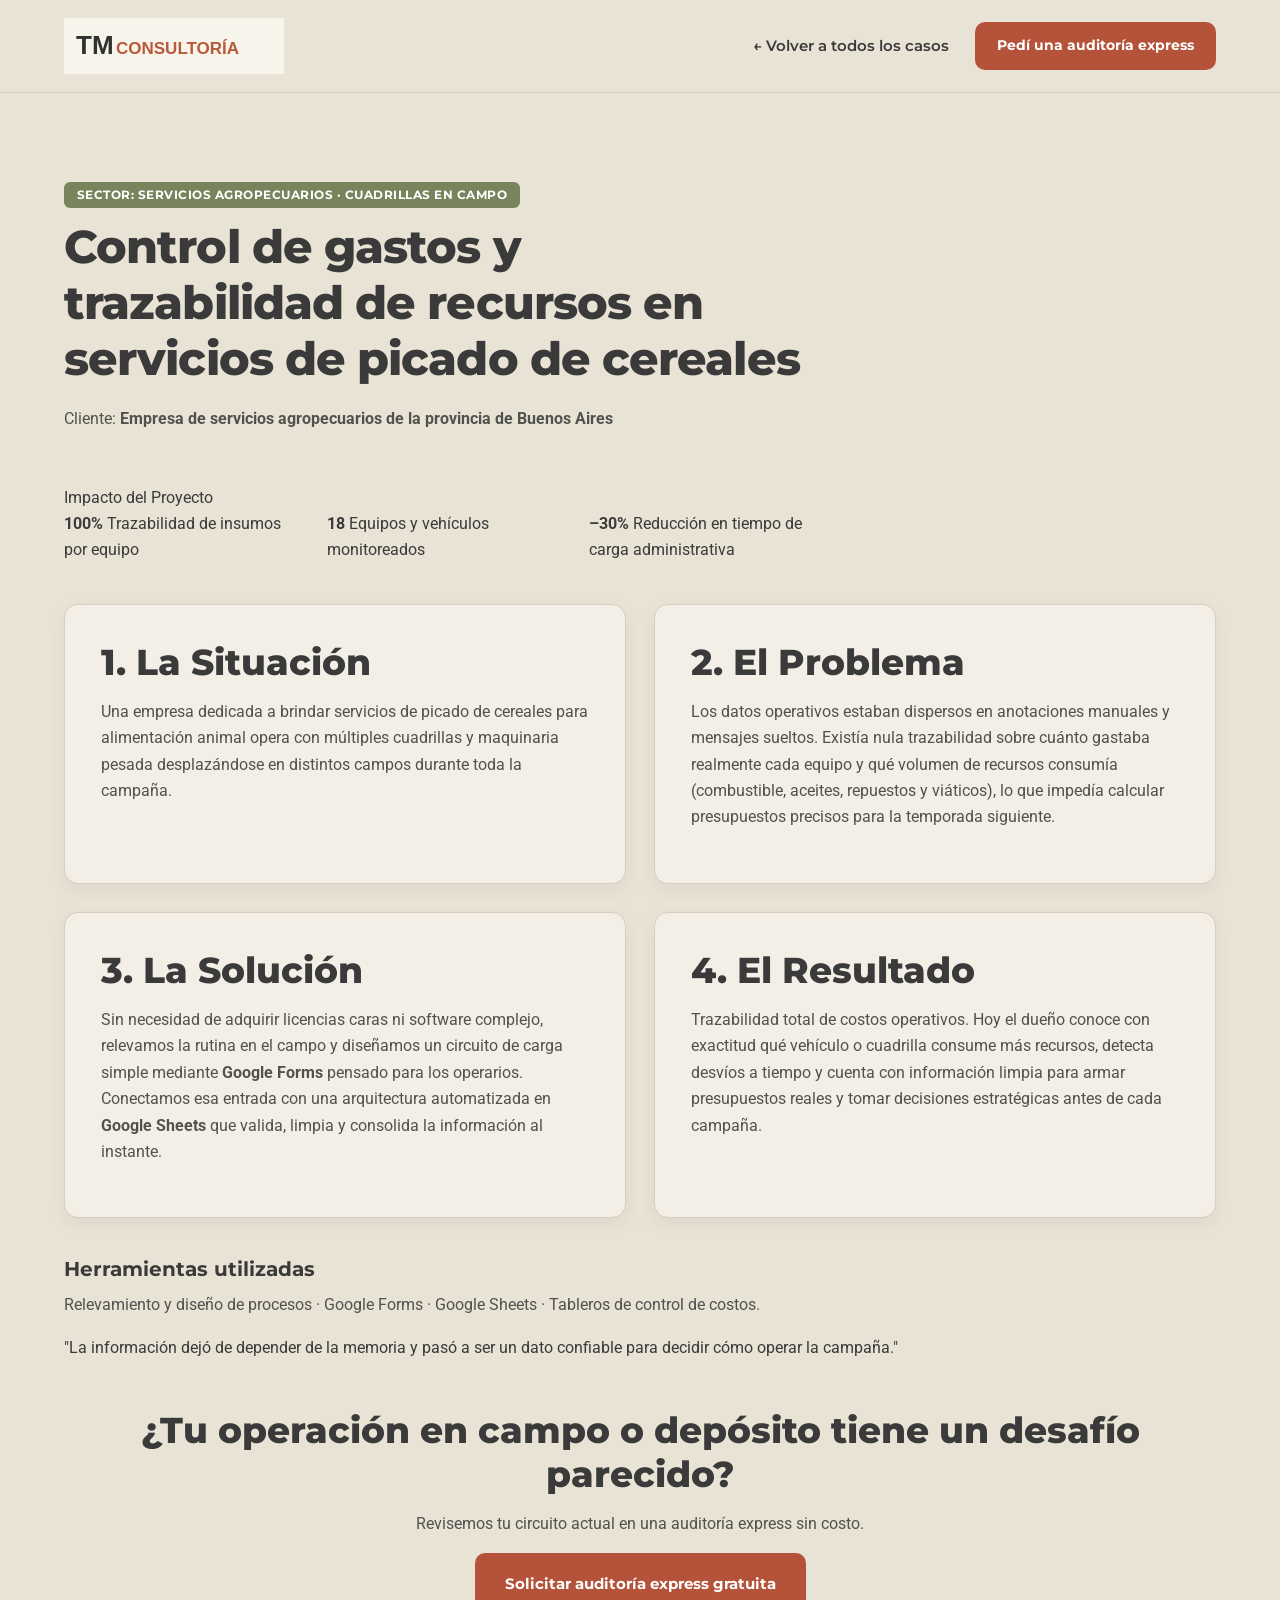
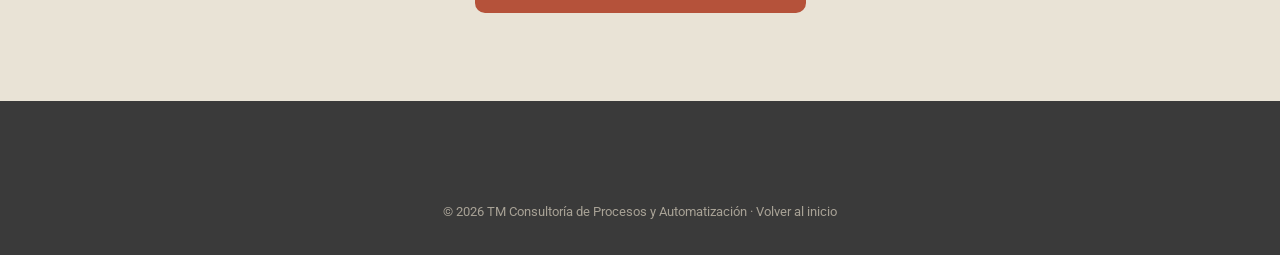
<file: casos/agro.html>
<!DOCTYPE html>
<html lang="es-AR">
<head>
  <meta charset="UTF-8">
  <meta name="viewport" content="width=device-width, initial-scale=1.0">
  <title>Caso de Éxito Agro: Control de Costos en Picado de Cereales | TM Consultoría</title>
  <meta name="description" content="Cómo logramos trazabilidad total de costos y recursos en campo para una empresa de picado de cereales mediante procesos claros y Google Workspace.">
  <link rel="icon" type="image/svg+xml" href="../favicon.svg">
  <link rel="preconnect" href="https://fonts.googleapis.com">
  <link rel="preconnect" href="https://fonts.gstatic.com" crossorigin>
  <link href="https://fonts.googleapis.com/css2?family=Montserrat:wght@600;700;800&family=Roboto:wght@400;500&display=swap" rel="stylesheet">
  <link rel="stylesheet" href="../assets/css/styles.css">
</head>
<body>

  <header class="site-header">
    <div class="container header-inner">
      <a href="../index.html" class="brand-logo" aria-label="Volver al inicio de TM Consultoría">
        <img src="../assets/img/logo-tm.svg" alt="Logo TM Consultoría" width="220" height="56">
      </a>
      <nav class="main-nav" aria-label="Navegación secundaria">
        <ul>
          <li><a href="../index.html#casos">← Volver a todos los casos</a></li>
          <li><a href="../index.html#auditoria" class="btn btn-primary btn-sm">Pedí una auditoría express</a></li>
        </ul>
      </nav>
    </div>
  </header>

  <main class="section-padding">
    <article class="container">
      <div class="section-header">
        <span class="badge badge-green">Sector: Servicios Agropecuarios · Cuadrillas en Campo</span>
        <h1 style="margin-top:0.75rem;">Control de gastos y trazabilidad de recursos en servicios de picado de cereales</h1>
        <p>Cliente: <strong>Empresa de servicios agropecuarios de la provincia de Buenos Aires</strong></p>
      </div>

      <div class="case-metrics" style="max-width: 760px; margin-bottom: 2.5rem;">
        <span class="metrics-title">Impacto del Proyecto</span>
        <div class="cards-grid cols-3">
          <div class="metric-box">
            <strong class="metric-value">100%</strong>
            <span class="metric-label">Trazabilidad de insumos por equipo</span>
          </div>
          <div class="metric-box">
            <strong class="metric-value">18</strong>
            <span class="metric-label">Equipos y vehículos monitoreados</span>
          </div>
          <div class="metric-box">
            <strong class="metric-value">–30%</strong>
            <span class="metric-label">Reducción en tiempo de carga administrativa</span>
          </div>
        </div>
      </div>

      <div class="cards-grid cols-2">
        <div class="card">
          <h2>1. La Situación</h2>
          <p>Una empresa dedicada a brindar servicios de picado de cereales para alimentación animal opera con múltiples cuadrillas y maquinaria pesada desplazándose en distintos campos durante toda la campaña.</p>
        </div>

        <div class="card">
          <h2>2. El Problema</h2>
          <p>Los datos operativos estaban dispersos en anotaciones manuales y mensajes sueltos. Existía nula trazabilidad sobre cuánto gastaba realmente cada equipo y qué volumen de recursos consumía (combustible, aceites, repuestos y viáticos), lo que impedía calcular presupuestos precisos para la temporada siguiente.</p>
        </div>

        <div class="card">
          <h2>3. La Solución</h2>
          <p>Sin necesidad de adquirir licencias caras ni software complejo, relevamos la rutina en el campo y diseñamos un circuito de carga simple mediante <strong>Google Forms</strong> pensado para los operarios. Conectamos esa entrada con una arquitectura automatizada en <strong>Google Sheets</strong> que valida, limpia y consolida la información al instante.</p>
        </div>

        <div class="card">
          <h2>4. El Resultado</h2>
          <p>Trazabilidad total de costos operativos. Hoy el dueño conoce con exactitud qué vehículo o cuadrilla consume más recursos, detecta desvíos a tiempo y cuenta con información limpia para armar presupuestos reales y tomar decisiones estratégicas antes de cada campaña.</p>
        </div>
      </div>

      <div class="modalities-box" style="margin-top: 2.5rem;">
        <h3>Herramientas utilizadas</h3>
        <p>Relevamiento y diseño de procesos · Google Forms · Google Sheets · Tableros de control de costos.</p>
        <blockquote class="case-testimonial" style="margin-top: 1rem;">
          "La información dejó de depender de la memoria y pasó a ser un dato confiable para decidir cómo operar la campaña."
        </blockquote>
      </div>

      <div style="margin-top: 3rem; text-align: center;">
        <h2>¿Tu operación en campo o depósito tiene un desafío parecido?</h2>
        <p>Revisemos tu circuito actual en una auditoría express sin costo.</p>
        <a href="../index.html#auditoria" class="btn btn-primary">Solicitar auditoría express gratuita</a>
      </div>
    </article>
  </main>

  <footer class="site-footer">
    <div class="container footer-bottom">
      <p>&copy; <span id="current-year">2026</span> TM Consultoría de Procesos y Automatización · <a href="../index.html">Volver al inicio</a></p>
    </div>
  </footer>

  <script src="../assets/js/main.js" defer></script>
</body>
</html>
</file>
<file: assets/css/styles.css>
/* ==========================================================================
   TM Consultoría de Procesos y Automatización - Hoja de Estilos Oficial
   Paleta y Tipografías del Manual de Marca V1.0
   ========================================================================== */

:root {
  /* Paleta Oficial Exacta de la Lámina de Marca */
  --c-beige: #E9E3D6;        /* Beige / Arena: Fondos y limpieza */
  --c-arena: #F4EFE6;        /* Arena claro para tarjetas y contraste */
  --c-borde: #D6CEBE;        /* Divisor sutil en tono tierra */
  --c-gris: #3A3A3A;         /* Gris Oscuro: Textos y logo principal */
  --c-texto: #4F524D;        /* Gris secundario de alta legibilidad */
  --c-verde: #78845C;        /* Verde Seco: Acentos y progreso */
  --c-verde-dark: #5E6847;   /* Verde Seco profundo */
  --c-terracota: #B5523A;    /* Terracota: Alertas, detalles y CTAs */
  --c-terracota-dark: #94402B;
  --c-blanco: #FFFFFF;

  /* Tipografías del Manual */
  --f-title: 'Montserrat', -apple-system, BlinkMacSystemFont, sans-serif;
  --f-body: 'Roboto', -apple-system, BlinkMacSystemFont, sans-serif;

  --radius: 14px;
  --shadow-sm: 0 6px 18px rgba(58, 58, 58, 0.06);
  --shadow-md: 0 14px 32px rgba(58, 58, 58, 0.11);
  --transition: all 0.28s ease;
}

/* Reseteo y Base */
*, *::before, *::after {
  margin: 0;
  padding: 0;
  box-sizing: border-box;
}

html {
  scroll-behavior: smooth;
  font-size: 16px;
}

body {
  font-family: var(--f-body);
  color: var(--c-gris);
  background-color: var(--c-beige);
  line-height: 1.65;
  -webkit-font-smoothing: antialiased;
}

a {
  text-decoration: none;
  color: inherit;
  transition: var(--transition);
}

img, svg {
  max-width: 100%;
  height: auto;
  display: block;
}

/* Contenedores y Secciones */
.container {
  width: 90%;
  max-width: 1160px;
  margin: 0 auto;
}

.section-padding {
  padding: 5.5rem 0;
}

.bg-alt {
  background-color: var(--c-arena);
  border-top: 1px solid var(--c-borde);
  border-bottom: 1px solid var(--c-borde);
}

.section-header {
  max-width: 740px;
  margin-bottom: 3.25rem;
}

.section-header.text-center {
  margin-left: auto;
  margin-right: auto;
  text-align: center;
}

/* Jerarquía Tipográfica */
h1, h2, h3, h4 {
  font-family: var(--f-title);
  color: var(--c-gris);
  line-height: 1.22;
}

h1 {
  font-size: clamp(2rem, 3.6vw, 2.85rem);
  font-weight: 800;
  margin-bottom: 1.25rem;
  letter-spacing: -0.02em;
}

h2 {
  font-size: clamp(1.65rem, 2.8vw, 2.25rem);
  font-weight: 800;
  margin-bottom: 0.9rem;
}

h3 {
  font-size: 1.22rem;
  font-weight: 700;
  margin-bottom: 0.65rem;
}

p {
  color: var(--c-texto);
  margin-bottom: 1rem;
}

.eyebrow {
  display: inline-block;
  font-family: var(--f-title);
  font-size: 0.8rem;
  font-weight: 700;
  color: var(--c-verde-dark);
  background-color: rgba(120, 132, 92, 0.15);
  padding: 0.35rem 0.85rem;
  border-radius: 50px;
  text-transform: uppercase;
  letter-spacing: 1.2px;
  margin-bottom: 1rem;
}

/* Botones */
.btn {
  display: inline-flex;
  align-items: center;
  justify-content: center;
  padding: 0.95rem 1.75rem;
  font-family: var(--f-title);
  font-weight: 700;
  font-size: 0.95rem;
  border-radius: 10px;
  cursor: pointer;
  border: 2px solid transparent;
  text-align: center;
  transition: var(--transition);
}

.btn-primary {
  background-color: var(--c-terracota);
  color: var(--c-blanco);
}

.btn-primary:hover {
  background-color: var(--c-terracota-dark);
  transform: translateY(-2px);
  box-shadow: 0 8px 20px rgba(181, 82, 58, 0.28);
}

.btn-secondary {
  border-color: var(--c-gris);
  color: var(--c-gris);
  background-color: transparent;
}

.btn-secondary:hover {
  background-color: var(--c-gris);
  color: var(--c-arena);
  transform: translateY(-2px);
}

.btn-sm {
  padding: 0.65rem 1.25rem;
  font-size: 0.88rem;
}

.btn-full {
  width: 100%;
}

/* Header & Navegación */
.site-header {
  background-color: rgba(233, 227, 214, 0.94);
  border-bottom: 1px solid var(--c-borde);
  position: sticky;
  top: 0;
  z-index: 100;
  backdrop-filter: blur(8px);
}

.header-inner {
  display: flex;
  justify-content: space-between;
  align-items: center;
  min-height: 92px;
  padding: 0.4rem 0;
  position: relative;
}

.brand-logo svg {
  height: 68px;
  width: auto;
}

.main-nav ul {
  display: flex;
  gap: 1.6rem;
  list-style: none;
  align-items: center;
}

.main-nav a:not(.btn) {
  font-weight: 600;
  font-family: var(--f-title);
  font-size: 0.92rem;
  color: var(--c-gris);
}

.main-nav a:not(.btn):hover {
  color: var(--c-terracota);
}

.menu-toggle {
  display: none;
  background: none;
  border: none;
  cursor: pointer;
  padding: 0.5rem;
}

/* Hero Section */
.hero-grid {
  display: grid;
  grid-template-columns: 1.15fr 0.85fr;
  gap: 3.5rem;
  align-items: center;
}

.hero-subtitle {
  font-size: 1.12rem;
  color: var(--c-gris);
  margin-bottom: 2rem;
}

.hero-actions {
  display: flex;
  gap: 1rem;
  flex-wrap: wrap;
  margin-bottom: 2rem;
}

.hero-trust {
  display: flex;
  flex-wrap: wrap;
  gap: 1.25rem;
  font-size: 0.88rem;
  font-weight: 500;
  color: var(--c-verde-dark);
  padding-top: 1.25rem;
  border-top: 1px solid var(--c-borde);
}

.hero-card {
  background-color: var(--c-arena);
  border: 1px solid var(--c-borde);
  border-radius: var(--radius);
  padding: 2.2rem;
  box-shadow: var(--shadow-md);
}

.hero-card-header {
  display: flex;
  align-items: center;
  gap: 1rem;
  padding-bottom: 1.25rem;
  margin-bottom: 1.5rem;
  border-bottom: 1px solid var(--c-borde);
}

.hero-card-header strong {
  display: block;
  font-family: var(--f-title);
  font-size: 1.05rem;
  color: var(--c-gris);
}

.hero-card-header span {
  font-size: 0.85rem;
  color: var(--c-texto);
}

.hero-steps {
  display: flex;
  flex-direction: column;
  gap: 1.25rem;
}

.hero-step-item {
  display: flex;
  gap: 1rem;
  align-items: flex-start;
}

.step-badge {
  flex-shrink: 0;
  width: 36px;
  height: 36px;
  border-radius: 8px;
  background-color: var(--c-verde);
  color: var(--c-blanco);
  font-family: var(--f-title);
  font-weight: 800;
  font-size: 0.85rem;
  display: flex;
  align-items: center;
  justify-content: center;
}

.step-badge.step-terracotta {
  background-color: var(--c-terracota);
}

.hero-step-item h4 {
  font-size: 1rem;
  margin-bottom: 0.25rem;
}

.hero-step-item p {
  font-size: 0.88rem;
  margin-bottom: 0;
}

/* Grillas Generales y Tarjetas */
.cards-grid {
  display: grid;
  gap: 1.75rem;
}

.cols-2 {
  grid-template-columns: repeat(2, 1fr);
}

.cols-3 {
  grid-template-columns: repeat(3, 1fr);
}

.cols-4 {
  grid-template-columns: repeat(4, 1fr);
}

.card {
  background-color: var(--c-arena);
  padding: 2.25rem;
  border-radius: var(--radius);
  border: 1px solid var(--c-borde);
  box-shadow: var(--shadow-sm);
  transition: var(--transition);
  display: flex;
  flex-direction: column;
}

.bg-alt .card {
  background-color: var(--c-beige);
}

.card:hover {
  transform: translateY(-4px);
  box-shadow: var(--shadow-md);
  border-color: var(--c-verde);
}

/* Problemas */
.problem-num {
  font-family: var(--f-title);
  font-size: 1.6rem;
  font-weight: 800;
  color: var(--c-terracota);
  margin-bottom: 0.75rem;
  line-height: 1;
}

.problem-card p {
  margin-bottom: 0;
  font-size: 0.94rem;
}

/* Servicios */
.service-tag {
  align-self: flex-start;
  font-family: var(--f-title);
  font-size: 0.75rem;
  font-weight: 700;
  text-transform: uppercase;
  letter-spacing: 1px;
  color: var(--c-verde-dark);
  background-color: rgba(120, 132, 92, 0.16);
  padding: 0.3rem 0.75rem;
  border-radius: 6px;
  margin-bottom: 1rem;
}

.service-tag-terracotta {
  color: var(--c-terracota-dark);
  background-color: rgba(181, 82, 58, 0.15);
}

.service-box p {
  margin-bottom: 0;
}

/* Stack Tecnológico */
.stack-grid {
  display: grid;
  grid-template-columns: repeat(4, 1fr);
  gap: 1.5rem;
}

.stack-card {
  background-color: var(--c-blanco);
  border: 1px solid var(--c-borde);
  border-radius: var(--radius);
  padding: 2.25rem 1.5rem;
  text-align: center;
  transition: var(--transition);
  box-shadow: var(--shadow-sm);
}

.stack-card:hover {
  transform: translateY(-5px);
  border-color: var(--c-verde);
  box-shadow: var(--shadow-md);
}

.stack-icon {
  width: 68px;
  height: 68px;
  margin: 0 auto 1.25rem;
  display: flex;
  align-items: center;
  justify-content: center;
  border-radius: 16px;
}

.icon-sheets { background-color: rgba(120, 132, 92, 0.16); color: var(--c-verde-dark); }
.icon-forms  { background-color: rgba(58, 58, 58, 0.1); color: var(--c-gris); }
.icon-colab  { background-color: rgba(181, 82, 58, 0.15); color: var(--c-terracota); }
.icon-python { background-color: rgba(120, 132, 92, 0.16); color: var(--c-gris); }

.stack-card p {
  font-size: 0.92rem;
  margin-bottom: 0;
}

.integrations-banner {
  margin-top: 2.5rem;
  padding: 1.5rem 2rem;
  background-color: var(--c-beige);
  border: 1px solid var(--c-borde);
  border-radius: var(--radius);
  display: flex;
  align-items: center;
  justify-content: space-between;
  flex-wrap: wrap;
  gap: 1rem;
}

.integrations-label {
  font-family: var(--f-title);
  font-weight: 700;
  font-size: 0.92rem;
  color: var(--c-gris);
}

.integrations-pills {
  display: flex;
  flex-wrap: wrap;
  gap: 0.6rem;
}

.integrations-pills span {
  background-color: var(--c-arena);
  border: 1px solid var(--c-borde);
  padding: 0.4rem 0.9rem;
  border-radius: 50px;
  font-family: var(--f-title);
  font-size: 0.82rem;
  font-weight: 600;
  color: var(--c-gris);
}

/* Casos de Éxito */
.badge {
  align-self: flex-start;
  background-color: var(--c-verde);
  color: var(--c-blanco);
  font-family: var(--f-title);
  font-size: 0.74rem;
  font-weight: 700;
  padding: 0.35rem 0.8rem;
  border-radius: 6px;
  margin-bottom: 1.1rem;
  text-transform: uppercase;
  letter-spacing: 0.5px;
}

.badge-terracotta {
  background-color: var(--c-terracota);
}

.case-body p {
  font-size: 0.93rem;
}

.case-result {
  display: grid;
  grid-template-columns: 1fr 1fr;
  gap: 1rem;
  margin-top: auto;
  padding-top: 1.25rem;
  border-top: 1px solid var(--c-borde);
}

.metric strong {
  display: block;
  font-family: var(--f-title);
  font-size: 1.15rem;
  color: var(--c-terracota);
  font-weight: 800;
  margin-bottom: 0.15rem;
}

.metric span {
  font-size: 0.8rem;
  color: var(--c-texto);
  line-height: 1.3;
  display: block;
}

/* Quién está detrás + Objeciones */
.profile-grid {
  display: grid;
  grid-template-columns: 0.85fr 1.15fr;
  gap: 3.5rem;
  align-items: center;
}

.profile-frame img {
  width: 100%;
  border-radius: var(--radius);
  border: 2px solid var(--c-borde);
  box-shadow: var(--shadow-md);
  object-fit: cover;
}

.profile-fallback {
  background-color: var(--c-beige);
  border: 2px solid var(--c-borde);
  border-radius: var(--radius);
  padding: 3.5rem 2rem;
  flex-direction: column;
  align-items: center;
  justify-content: center;
  text-align: center;
  gap: 0.75rem;
}

.lead-text {
  font-size: 1.1rem;
  font-weight: 500;
  color: var(--c-gris);
}

.brand-quote {
  background-color: var(--c-beige);
  border-left: 4px solid var(--c-terracota);
  padding: 1.1rem 1.4rem;
  border-radius: 0 10px 10px 0;
  font-style: italic;
  color: var(--c-gris);
  font-weight: 500;
  margin: 1.5rem 0;
}

.faq-container {
  margin-top: 4rem;
  padding-top: 3.5rem;
  border-top: 1px solid var(--c-borde);
}

.faq-container h3 {
  margin-bottom: 2rem;
}

.faq-item {
  background-color: var(--c-beige);
  border: 1px solid var(--c-borde);
  border-radius: var(--radius);
  padding: 1.75rem;
}

.faq-item h4 {
  color: var(--c-terracota);
  font-size: 1rem;
  margin-bottom: 0.65rem;
}

.faq-item p {
  font-size: 0.92rem;
  margin-bottom: 0;
}

/* Contacto y Formulario */
.audit-wrapper {
  display: grid;
  grid-template-columns: 1fr 1.05fr;
  gap: 3.5rem;
  align-items: start;
}

.contact-cards {
  display: flex;
  flex-direction: column;
  gap: 1rem;
  margin-top: 2rem;
}

.contact-item {
  background-color: var(--c-arena);
  border: 1px solid var(--c-borde);
  border-radius: 12px;
  padding: 1.15rem 1.4rem;
  display: flex;
  flex-direction: column;
  transition: var(--transition);
}

.contact-item:hover {
  border-color: var(--c-terracota);
  transform: translateX(4px);
}

.contact-badge {
  font-family: var(--f-title);
  font-size: 0.72rem;
  font-weight: 700;
  text-transform: uppercase;
  letter-spacing: 1px;
  color: var(--c-verde-dark);
}

.contact-item strong {
  font-family: var(--f-title);
  font-size: 1.1rem;
  color: var(--c-gris);
  margin: 0.15rem 0;
}

.contact-item span:last-child {
  font-size: 0.84rem;
  color: var(--c-texto);
}

.contact-form {
  background-color: var(--c-arena);
  padding: 2.5rem;
  border-radius: var(--radius);
  border: 1px solid var(--c-borde);
  box-shadow: var(--shadow-md);
}

.form-helper {
  font-size: 0.9rem;
  margin-bottom: 1.5rem;
}

.form-group {
  margin-bottom: 1.35rem;
}

label {
  display: block;
  font-family: var(--f-title);
  font-weight: 700;
  margin-bottom: 0.45rem;
  font-size: 0.88rem;
  color: var(--c-gris);
}

input, textarea {
  width: 100%;
  padding: 0.85rem 1rem;
  border: 1px solid var(--c-borde);
  border-radius: 8px;
  font-family: var(--f-body);
  font-size: 0.96rem;
  color: var(--c-gris);
  background-color: var(--c-blanco);
  transition: var(--transition);
}

input:focus, textarea:focus {
  outline: none;
  border-color: var(--c-verde);
  box-shadow: 0 0 0 3px rgba(120, 132, 92, 0.22);
}

/* Footer con Logo en Negativo */
.site-footer {
  background-color: var(--c-gris);
  color: var(--c-beige);
  padding: 4.5rem 0 2rem;
}

.footer-flex {
  display: grid;
  grid-template-columns: 1.4fr 0.8fr 1fr;
  gap: 3rem;
  padding-bottom: 3rem;
  border-bottom: 1px solid rgba(233, 227, 214, 0.15);
}

.footer-brand p {
  color: #CFC8B8;
  margin-top: 1rem;
  max-width: 380px;
  font-size: 0.92rem;
}

.site-footer h4 {
  color: var(--c-arena);
  font-size: 1rem;
  margin-bottom: 1rem;
}

.footer-links ul {
  list-style: none;
}

.footer-links li {
  margin-bottom: 0.55rem;
}

.footer-links a, .footer-contact a {
  color: #CFC8B8;
  font-size: 0.92rem;
}

.footer-links a:hover, .footer-contact a:hover {
  color: var(--c-blanco);
}

.footer-contact p {
  color: #CFC8B8;
  font-size: 0.92rem;
  margin-bottom: 0.5rem;
}

.footer-bottom {
  padding-top: 1.75rem;
  text-align: center;
}

.footer-bottom p {
  color: #A8A296;
  font-size: 0.84rem;
  margin-bottom: 0;
}

/* Botón Flotante de WhatsApp */
.whatsapp-float {
  position: fixed;
  bottom: 24px;
  right: 24px;
  z-index: 99;
  background-color: var(--c-verde-dark);
  color: var(--c-blanco);
  padding: 0.75rem 1.25rem;
  border-radius: 50px;
  display: flex;
  align-items: center;
  gap: 0.55rem;
  font-family: var(--f-title);
  font-weight: 700;
  font-size: 0.9rem;
  box-shadow: 0 8px 24px rgba(58, 58, 58, 0.28);
}

.whatsapp-float:hover {
  background-color: var(--c-terracota);
  transform: translateY(-3px);
}

/* Animaciones */
.fade-in {
  opacity: 0;
  transform: translateY(18px);
  transition: opacity 0.55s ease-out, transform 0.55s ease-out;
}

.fade-in.visible {
  opacity: 1;
  transform: translateY(0);
}

/* Responsive (Tablets y Celulares) */
@media (max-width: 980px) {
  .hero-grid,
  .profile-grid,
  .audit-wrapper {
    grid-template-columns: 1fr;
    gap: 2.5rem;
  }
  .cols-4,
  .stack-grid {
    grid-template-columns: repeat(2, 1fr);
  }
  .cols-3 {
    grid-template-columns: 1fr;
  }
  .footer-flex {
    grid-template-columns: 1fr;
    gap: 2rem;
  }
}

@media (max-width: 780px) {
  .section-padding {
    padding: 4rem 0;
  }
  .menu-toggle {
    display: block;
  }
  .main-nav {
    display: none;
    position: absolute;
    top: 100%;
    left: 0;
    width: 100%;
    background-color: var(--c-arena);
    border-bottom: 1px solid var(--c-borde);
    padding: 1.5rem 0;
    box-shadow: var(--shadow-md);
  }
  .main-nav.active {
    display: block;
  }
  .main-nav ul {
    flex-direction: column;
    gap: 1.1rem;
    text-align: center;
  }
  .cols-2,
  .cols-4,
  .stack-grid {
    grid-template-columns: 1fr;
  }
  .integrations-banner {
    flex-direction: column;
    align-items: flex-start;
  }
}
</file>
